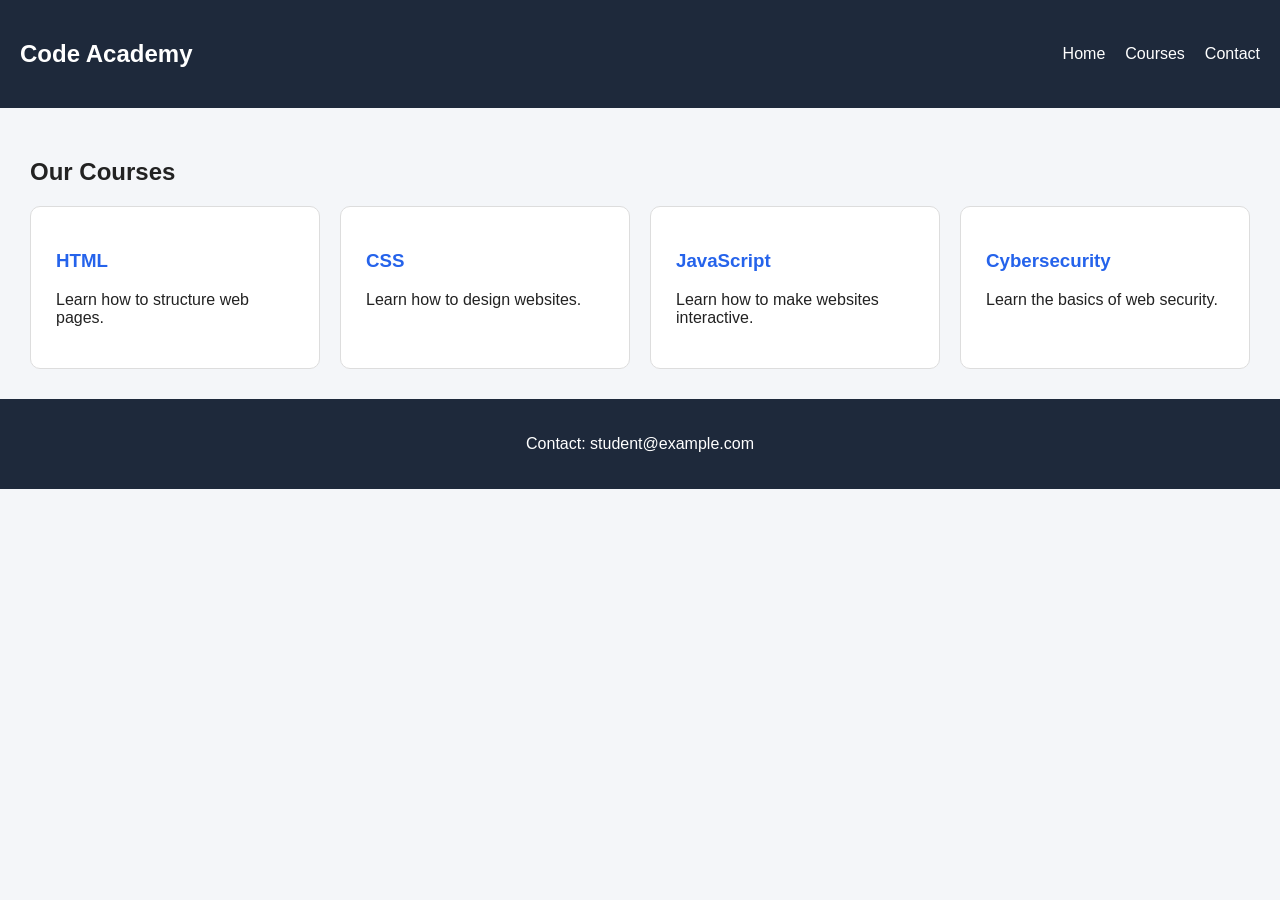
<file: ex00/index.html>
<!DOCTYPE html>
<html lang="en">

<head>
    <meta charset="UTF-8">
    <meta name="viewport"
          content="width=device-width, initial-scale=1.0">

    <title>Flexbox Layout</title>

    <link rel="stylesheet" href="style.css">
</head>

<body>

    <header id="home">
        <nav class="nav-container">

            <h1>Code Academy</h1>

            <div class="nav-links">
                <a href="#home">Home</a>
                <a href="#topics">Courses</a>
                <a href="#contact">Contact</a>
            </div>

        </nav>
    </header>

    <main>

        <h2>Our Courses</h2>

        <section id="topics" class="card-container">

            <article class="card">
                <h3>HTML</h3>
                <p>Learn how to structure web pages.</p>
            </article>

            <article class="card">
                <h3>CSS</h3>
                <p>Learn how to design websites.</p>
            </article>

            <article class="card">
                <h3>JavaScript</h3>
                <p>Learn how to make websites interactive.</p>
            </article>

            <article class="card">
                <h3>Cybersecurity</h3>
                <p>Learn the basics of web security.</p>
            </article>

        </section>

    </main>

    <footer id="contact">
        <p>Contact: student@example.com</p>
    </footer>

</body>
</html>
</file>
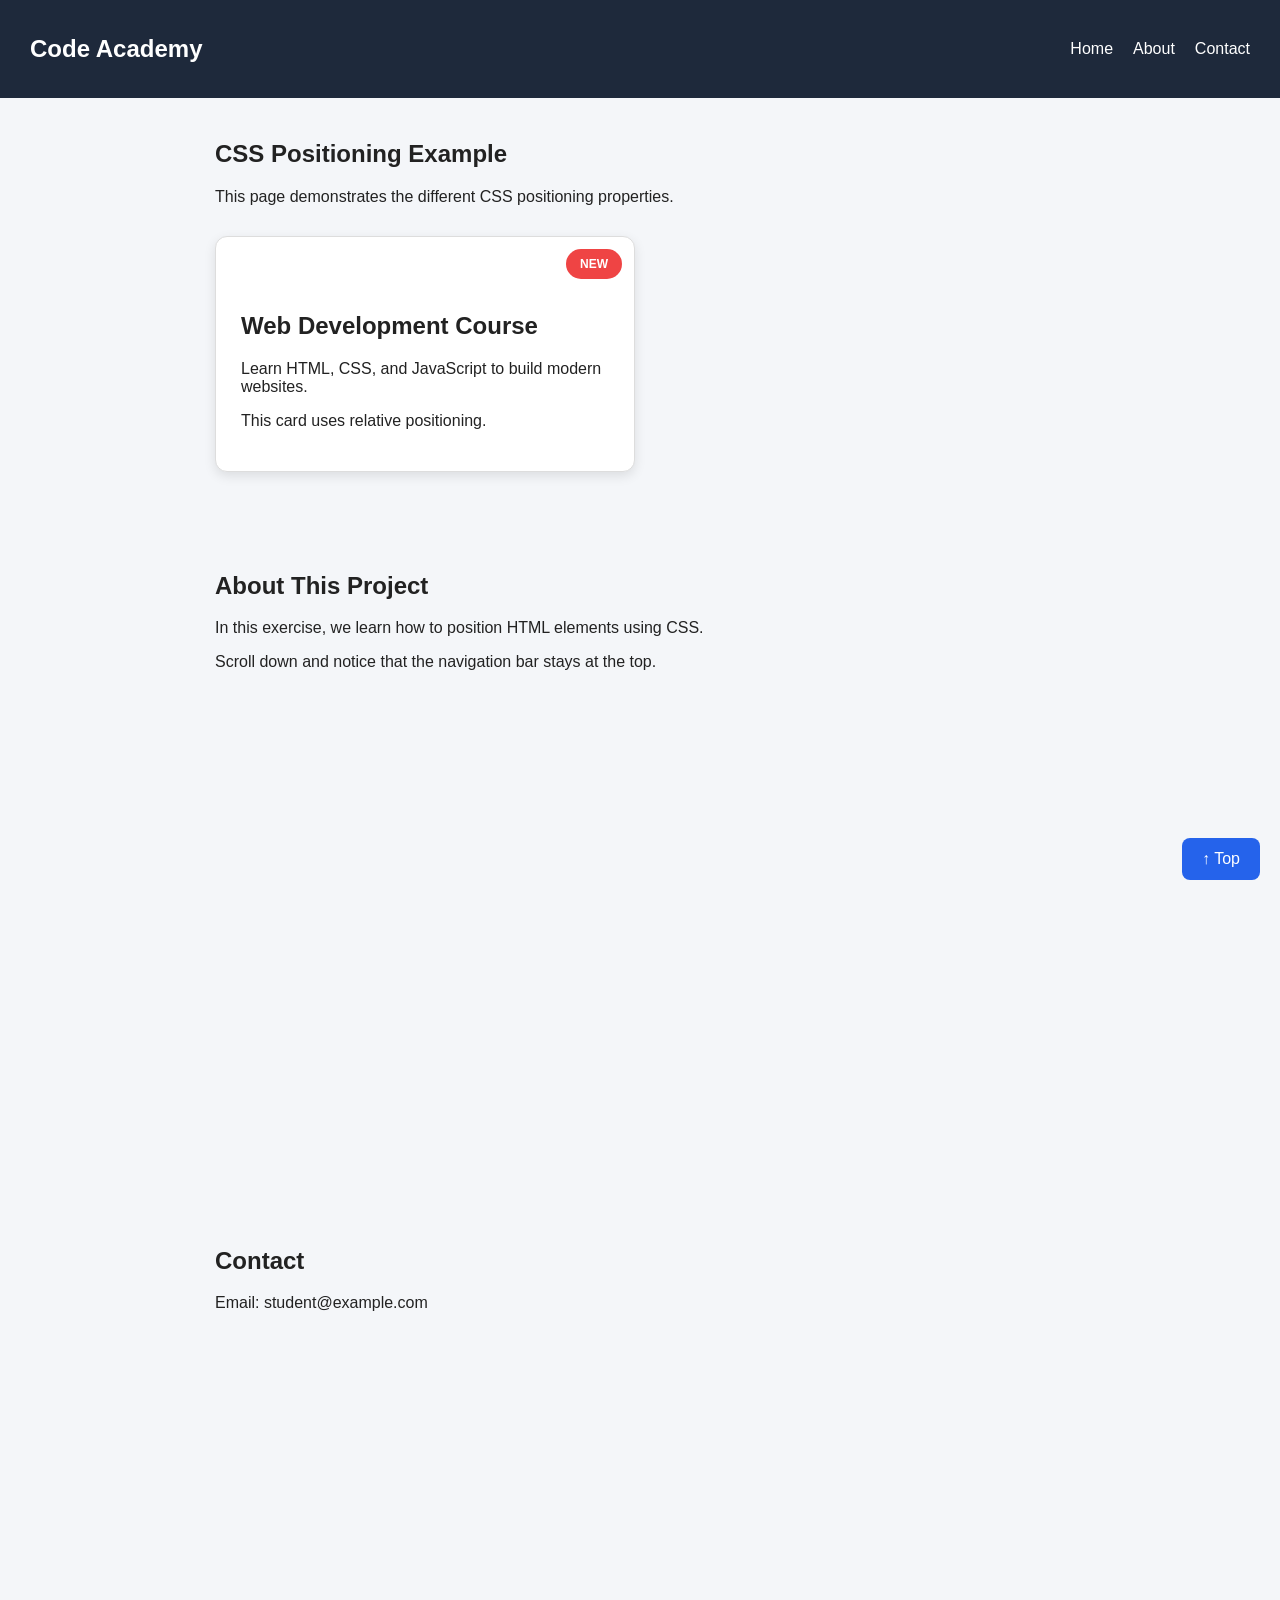
<file: ex01/index.html>
<!DOCTYPE html>
<html lang="en">

<head>
    <meta charset="UTF-8">
    <meta name="viewport"
          content="width=device-width, initial-scale=1.0">

    <title>CSS Positioning</title>

    <link rel="stylesheet" href="style.css">
</head>

<body>

    <header id="top">
        <nav class="navbar">
            <h2>Code Academy</h2>

            <div class="nav-links">
                <a href="#home">Home</a>
                <a href="#about">About</a>
                <a href="#contact">Contact</a>
            </div>
        </nav>
    </header>

    <main>

        <section id="home">
            <h1>CSS Positioning Example</h1>

            <p>
                This page demonstrates the different
                CSS positioning properties.
            </p>

            <article class="card">

                <span class="badge">NEW</span>

                <h2>Web Development Course</h2>

                <p>
                    Learn HTML, CSS, and JavaScript
                    to build modern websites.
                </p>

                <p>
                    This card uses relative positioning.
                </p>

            </article>

        </section>

        <section id="about" class="content-section">

            <h2>About This Project</h2>

            <p>
                In this exercise, we learn how
                to position HTML elements using CSS.
            </p>

            <p>
                Scroll down and notice that the
                navigation bar stays at the top.
            </p>

        </section>

        <section id="contact" class="content-section">

            <h2>Contact</h2>

            <p>Email: student@example.com</p>

        </section>

    </main>

    <a href="#top" class="back-to-top">
        ↑ Top
    </a>

</body>
</html>
</file>
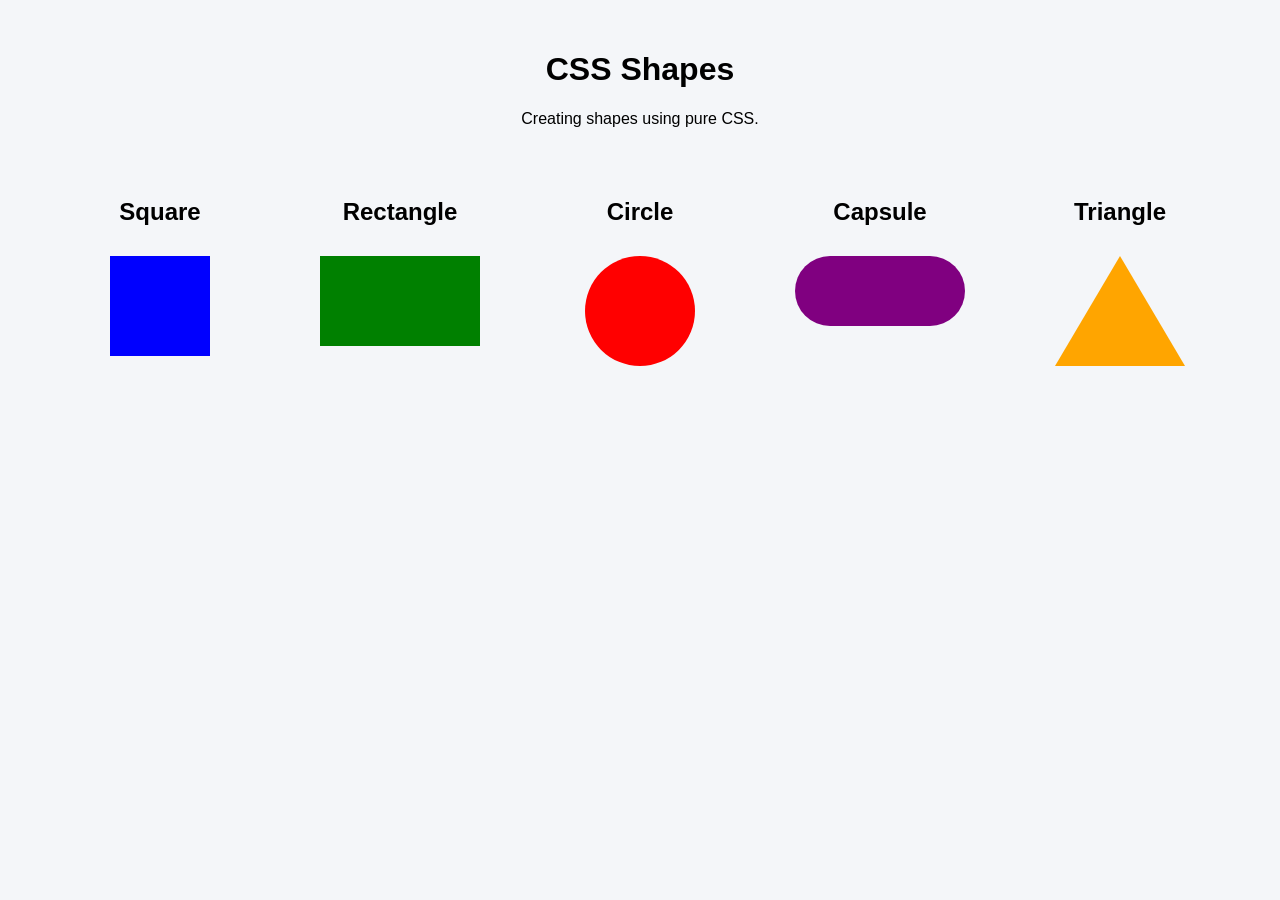
<file: ex02/index.html>
<!DOCTYPE html>
<html lang="en">

<head>
    <meta charset="UTF-8">
    <meta name="viewport"
          content="width=device-width, initial-scale=1.0">

    <title>CSS Shapes</title>

    <link rel="stylesheet" href="style.css">
</head>

<body>

    <h1>CSS Shapes</h1>

    <p>Creating shapes using pure CSS.</p>

    <main class="shapes-container">

        <section class="shape-item">
            <h2>Square</h2>
            <div class="square"></div>
        </section>

        <section class="shape-item">
            <h2>Rectangle</h2>
            <div class="rectangle"></div>
        </section>

        <section class="shape-item">
            <h2>Circle</h2>
            <div class="circle"></div>
        </section>

        <section class="shape-item">
            <h2>Capsule</h2>
            <div class="capsule"></div>
        </section>

        <section class="shape-item">
            <h2>Triangle</h2>
            <div class="triangle"></div>
        </section>

    </main>

</body>
</html>
</file>
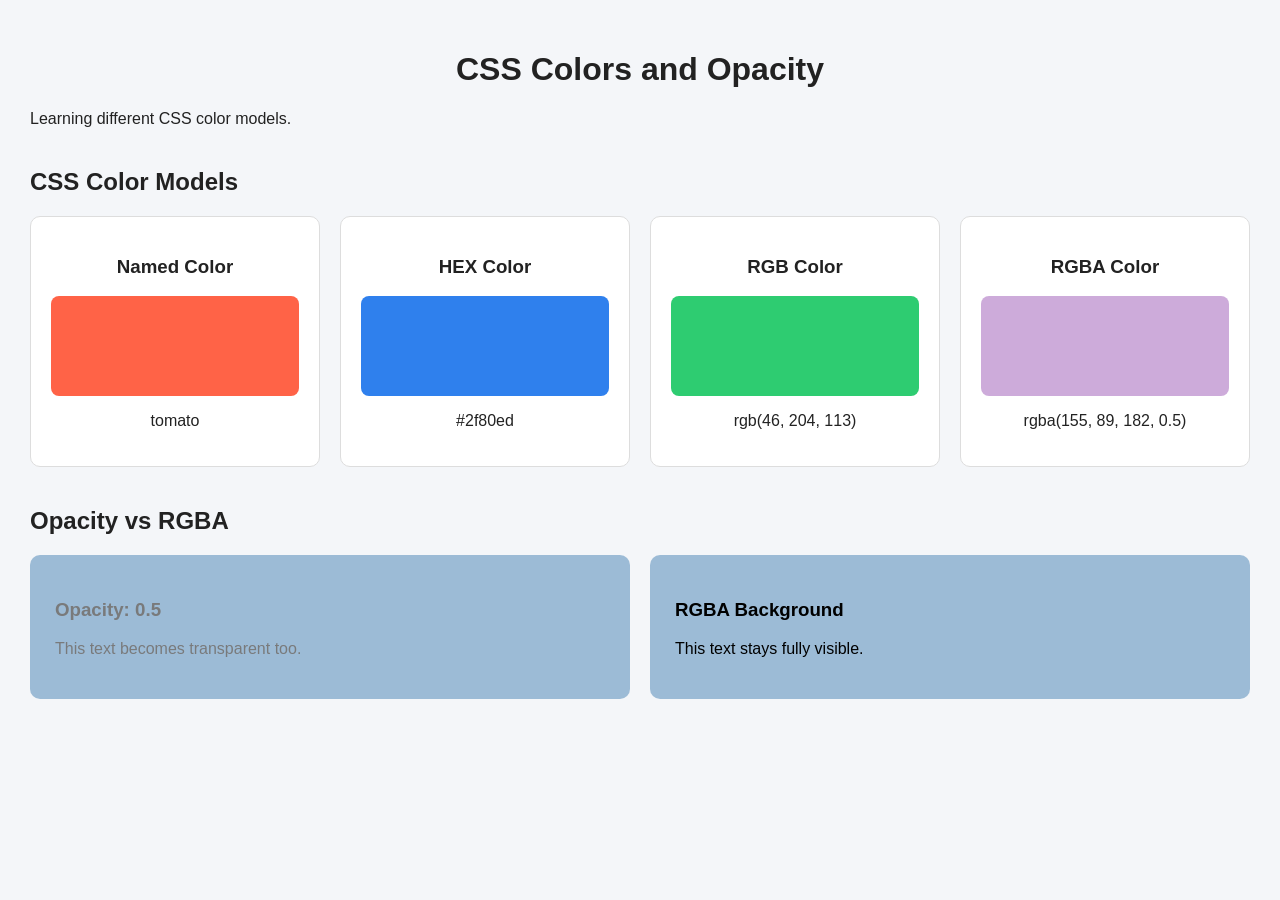
<file: ex03/index.html>
<!DOCTYPE html>
<html lang="en">

<head>
    <meta charset="UTF-8">
    <meta name="viewport"
          content="width=device-width, initial-scale=1.0">

    <title>CSS Colors and Opacity</title>

    <link rel="stylesheet" href="style.css">
</head>

<body>

    <h1>CSS Colors and Opacity</h1>

    <p>Learning different CSS color models.</p>

    <main>

        <section>
            <h2>CSS Color Models</h2>

            <div class="color-container">

                <article class="color-card">
                    <h3>Named Color</h3>
                    <div class="color-box named"></div>
                    <p>tomato</p>
                </article>

                <article class="color-card">
                    <h3>HEX Color</h3>
                    <div class="color-box hex"></div>
                    <p>#2f80ed</p>
                </article>

                <article class="color-card">
                    <h3>RGB Color</h3>
                    <div class="color-box rgb"></div>
                    <p>rgb(46, 204, 113)</p>
                </article>

                <article class="color-card">
                    <h3>RGBA Color</h3>
                    <div class="color-box rgba"></div>
                    <p>rgba(155, 89, 182, 0.5)</p>
                </article>

            </div>
        </section>

        <section>
            <h2>Opacity vs RGBA</h2>

            <div class="comparison-container">

                <div class="demo-box opacity-demo">
                    <h3>Opacity: 0.5</h3>
                    <p>This text becomes transparent too.</p>
                </div>

                <div class="demo-box rgba-demo">
                    <h3>RGBA Background</h3>
                    <p>This text stays fully visible.</p>
                </div>

            </div>
        </section>

    </main>

</body>
</html>
</file>
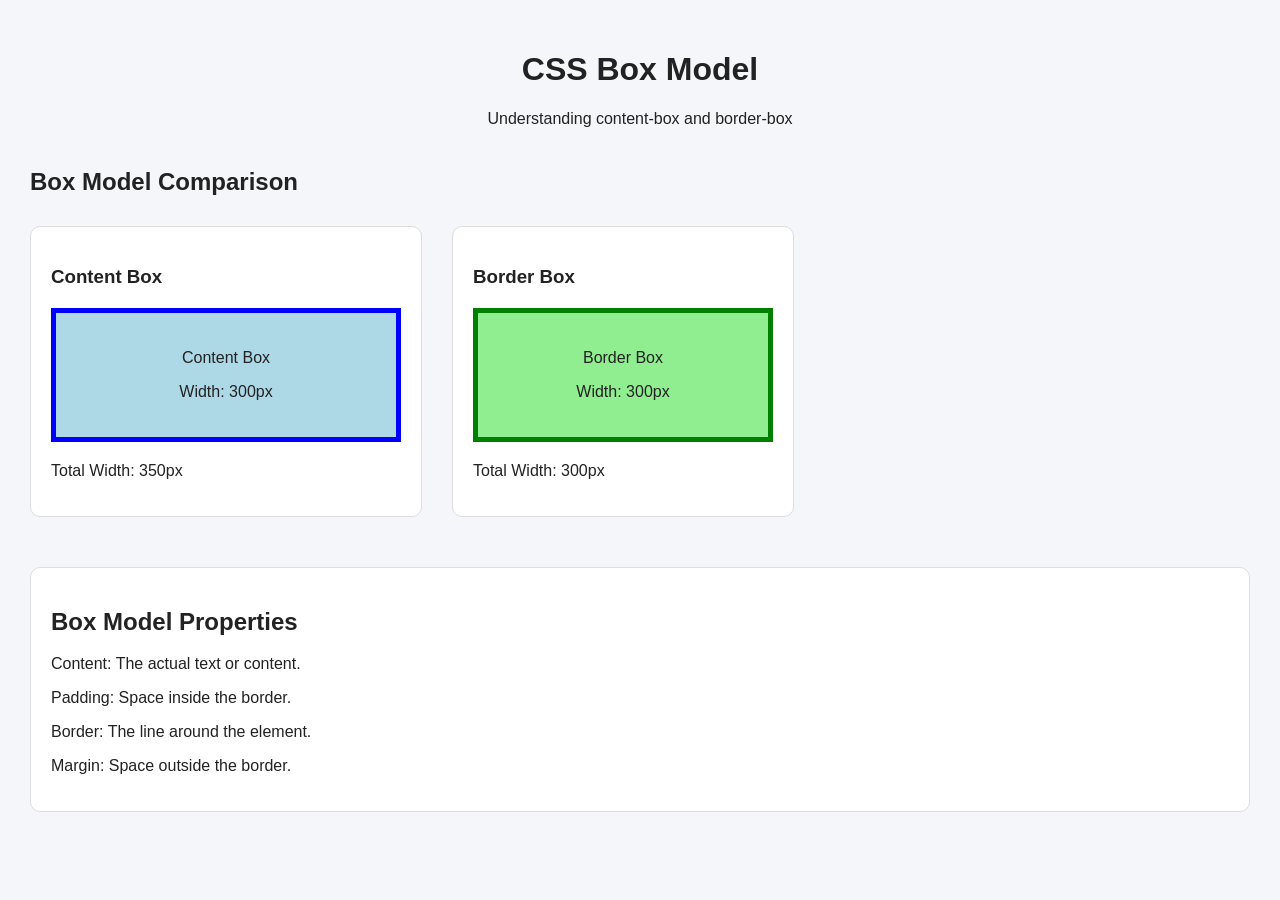
<file: ex04/index.html>
<!DOCTYPE html>
<html lang="en">

<head>
    <meta charset="UTF-8">
    <meta name="viewport"
          content="width=device-width, initial-scale=1.0">

    <title>CSS Box Model</title>

    <link rel="stylesheet" href="style.css">
</head>

<body>

    <header>
        <h1>CSS Box Model</h1>
        <p>Understanding content-box and border-box</p>
    </header>

    <main>

        <h2>Box Model Comparison</h2>

        <section class="comparison">

            <article class="demo-panel">
                <h3>Content Box</h3>

                <div class="box content-box">
                    <p>Content Box</p>
                    <p>Width: 300px</p>
                </div>

                <p>
                    Total Width: 350px
                </p>
            </article>

            <article class="demo-panel">
                <h3>Border Box</h3>

                <div class="box border-box">
                    <p>Border Box</p>
                    <p>Width: 300px</p>
                </div>

                <p>
                    Total Width: 300px
                </p>
            </article>

        </section>

        <section class="explanation">
            <h2>Box Model Properties</h2>

            <p>Content: The actual text or content.</p>

            <p>Padding: Space inside the border.</p>

            <p>Border: The line around the element.</p>

            <p>Margin: Space outside the border.</p>
        </section>

    </main>

</body>
</html>
</file>
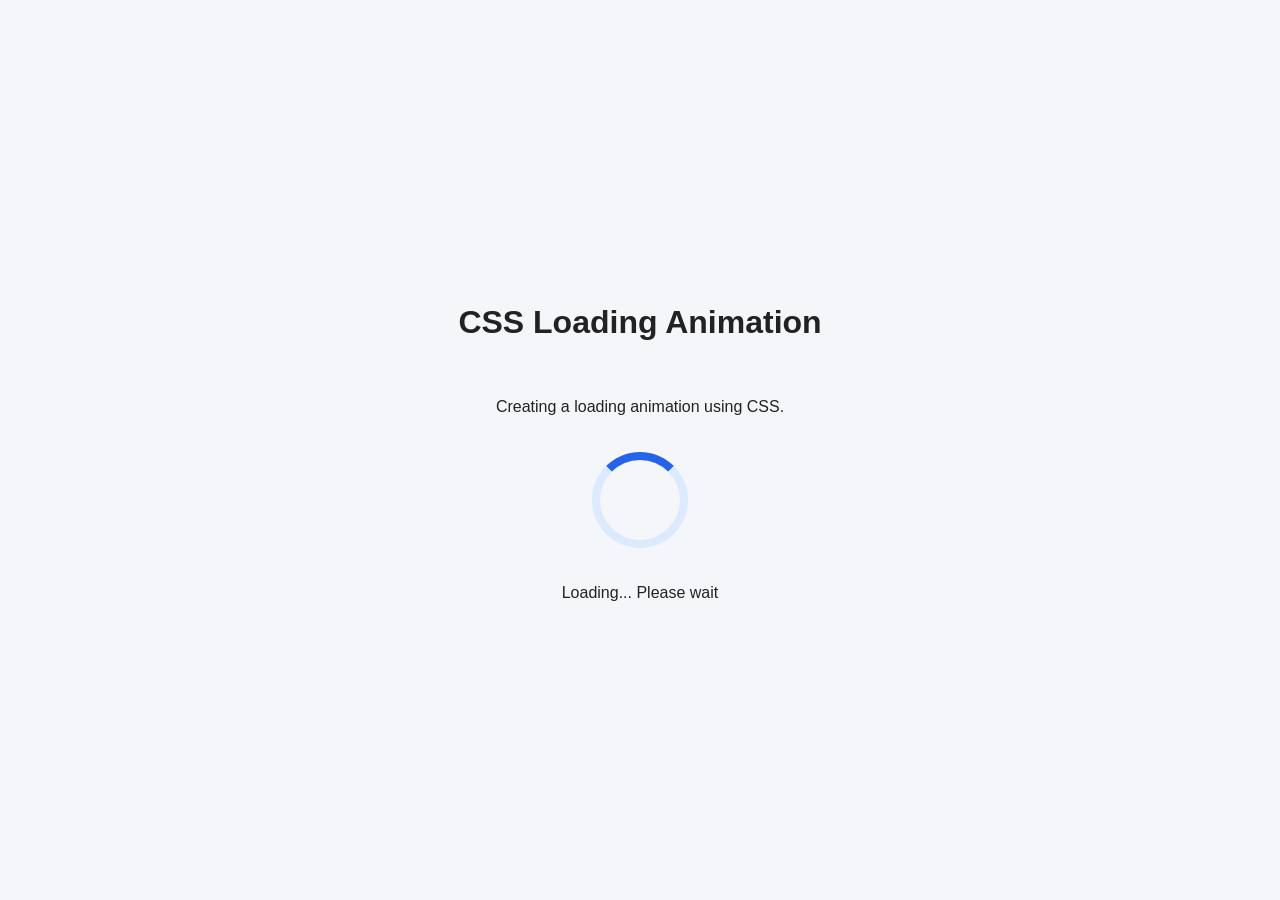
<file: ex05/index.html>
<!DOCTYPE html>
<html lang="en">

<head>
    <meta charset="UTF-8">
    <meta name="viewport"
          content="width=device-width, initial-scale=1.0">

    <title>CSS Loading Animation</title>

    <link rel="stylesheet" href="style.css">
</head>

<body>

    <main class="container">

        <h1>CSS Loading Animation</h1>

        <p>Creating a loading animation using CSS.</p>

        <div class="loader" role="status"
             aria-label="Loading"></div>

        <p>Loading... Please wait</p>

    </main>

</body>
</html>
</file>
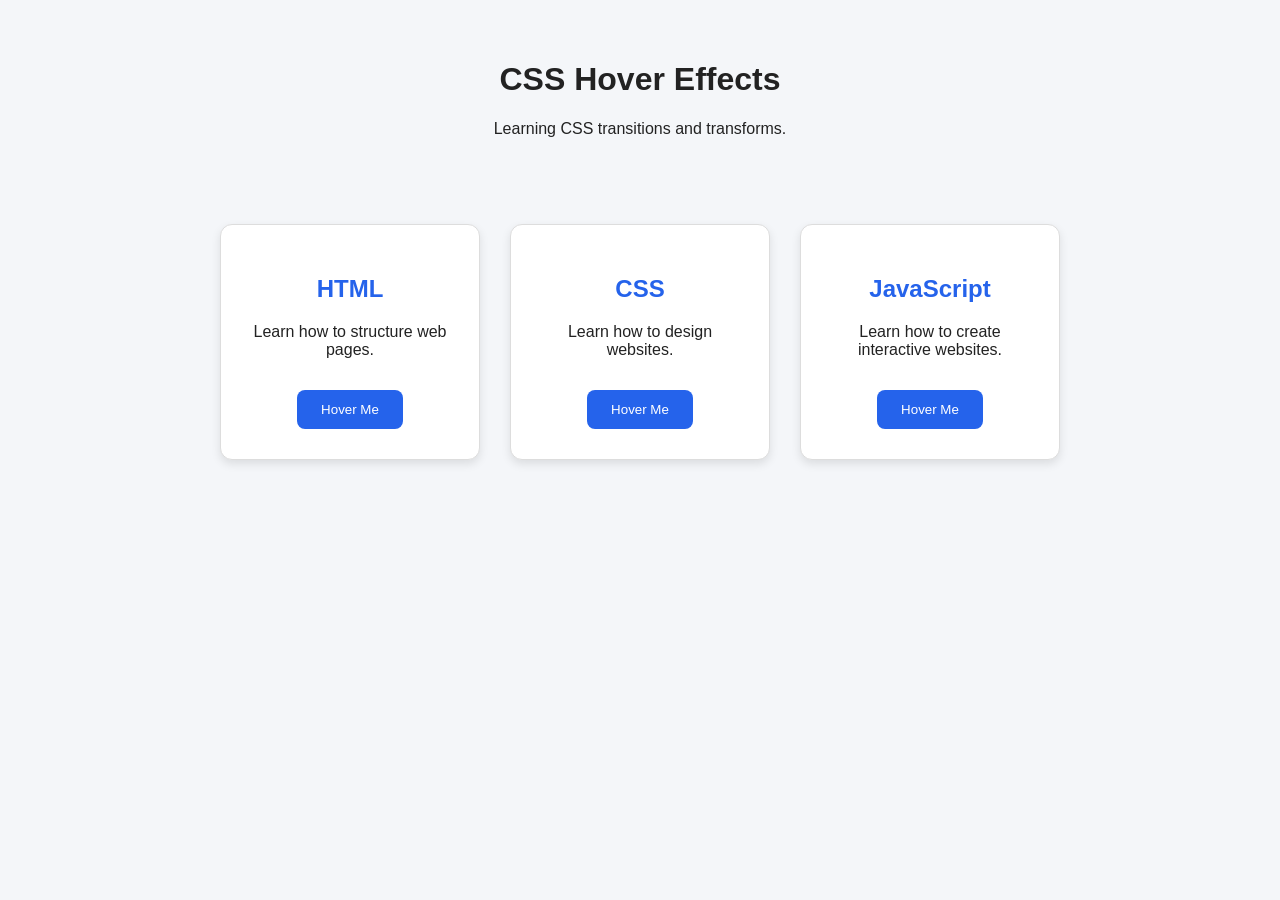
<file: ex06-bonus/index.html>
<!DOCTYPE html>
<html lang="en">

<head>
    <meta charset="UTF-8">
    <meta name="viewport"
          content="width=device-width, initial-scale=1.0">

    <title>CSS Hover and Transitions</title>

    <link rel="stylesheet" href="style.css">
</head>

<body>

    <header>
        <h1>CSS Hover Effects</h1>
        <p>Learning CSS transitions and transforms.</p>
    </header>

    <main>

        <section class="card-container">

            <article class="card">
                <h2>HTML</h2>
                <p>Learn how to structure web pages.</p>
                <button type="button" class="hover-button">
                    Hover Me
                </button>
            </article>

            <article class="card">
                <h2>CSS</h2>
                <p>Learn how to design websites.</p>
                <button type="button" class="hover-button">
                    Hover Me
                </button>
            </article>

            <article class="card">
                <h2>JavaScript</h2>
                <p>Learn how to create interactive websites.</p>
                <button type="button" class="hover-button">
                    Hover Me
                </button>
            </article>

        </section>

    </main>

</body>
</html>
</file>
<file: ex00/style.css>
/* General Page Style */

body {
    margin: 0;
    font-family: Arial, sans-serif;
    background-color: #f4f6f9;
    color: #222;
}

/* Navigation Bar */

.nav-container {
    display: flex;
    justify-content: space-between;
    align-items: center;
    gap: 20px;
    padding: 20px;
    background-color: #1e293b;
    color: white;
}

/* Navigation Links */

.nav-links {
    display: flex;
    gap: 20px;
}

.nav-links a {
    color: white;
    text-decoration: none;
}

/* Main Content */

main {
    padding: 30px;
}

/* Cards Container */

.card-container {
    display: flex;
    flex-direction: row;
    flex-wrap: wrap;
    gap: 20px;
}

/* Individual Cards */

.card {
    flex: 1 1 220px;
    padding: 25px;
    background-color: white;
    border: 1px solid #ddd;
    border-radius: 10px;
}

/* Card Headings */

.card h3 {
    color: #2563eb;
}

/* Footer */

footer {
    padding: 20px;
    text-align: center;
    background-color: #1e293b;
    color: white;
}
</file>
<file: ex01/style.css>
/* General Styling */

* {
    box-sizing: border-box;
}

body {
    margin: 0;
    font-family: Arial, sans-serif;
    background-color: #f4f6f9;
    color: #222;
}

/* Fixed Navigation Bar */

.navbar {
    position: fixed;
    top: 0;
    left: 0;
    right: 0;
    z-index: 1000;

    display: flex;
    justify-content: space-between;
    align-items: center;
    gap: 20px;

    padding: 15px 30px;
    background-color: #1e293b;
    color: white;
}

.nav-links {
    display: flex;
    gap: 20px;
}

.nav-links a {
    color: white;
    text-decoration: none;
}

/* Main Content */

main {
    max-width: 900px;
    margin: 0 auto;
    padding: 120px 25px 50px;
}

/* Relative Card */

.card {
    position: relative;

    max-width: 420px;
    margin-top: 30px;
    padding: 55px 25px 25px;

    background-color: white;
    border: 1px solid #ddd;
    border-radius: 12px;
    box-shadow: 0 4px 12px rgba(0, 0, 0, 0.1);
}

/* Absolute Notification Badge */

.badge {
    position: absolute;
    top: 12px;
    right: 12px;
    z-index: 1;

    padding: 8px 14px;
    background-color: #ef4444;
    color: white;
    border-radius: 20px;
    font-size: 12px;
    font-weight: bold;
}

/* Sections for Scrolling */

.content-section {
    min-height: 75vh;
    padding-top: 80px;
}

/* Fixed Back to Top Button */

.back-to-top {
    position: fixed;
    bottom: 20px;
    right: 20px;
    z-index: 1001;

    padding: 12px 20px;
    background-color: #2563eb;
    color: white;
    text-decoration: none;
    border-radius: 8px;
}
</file>
<file: ex02/style.css>
/* General Page Styling */

body {
    margin: 0;
    padding: 30px;
    font-family: Arial, sans-serif;
    background-color: #f4f6f9;
    text-align: center;
}

/* Shapes Layout */

.shapes-container {
    display: flex;
    justify-content: center;
    align-items: center;
    flex-wrap: wrap;
    gap: 40px;
    margin-top: 50px;
}

.shape-item {
    width: 200px;
    min-height: 220px;
}

/* 1. Square */

.square {
    width: 100px;
    height: 100px;
    background-color: blue;
    margin: 30px auto;
}

/* 2. Rectangle */

.rectangle {
    width: 160px;
    height: 90px;
    background-color: green;
    margin: 30px auto;
}

/* 3. Circle */

.circle {
    width: 110px;
    height: 110px;
    background-color: red;
    border-radius: 50%;
    margin: 30px auto;
}

/* 4. Capsule */

.capsule {
    width: 170px;
    height: 70px;
    background-color: purple;
    border-radius: 999px;
    margin: 30px auto;
}

/* 5. Triangle */

.triangle {
    width: 0;
    height: 0;
    border-left: 65px solid transparent;
    border-right: 65px solid transparent;
    border-bottom: 110px solid orange;
    margin: 30px auto;
}
</file>
<file: ex03/style.css>
/* General Page Style */

body {
    margin: 0;
    padding: 30px;
    font-family: Arial, sans-serif;
    background-color: #f4f6f9;
    color: #222;
}

h1 {
    text-align: center;
}

section {
    margin-top: 40px;
}

/* Color Palette Layout */

.color-container {
    display: flex;
    flex-wrap: wrap;
    gap: 20px;
}

.color-card {
    flex: 1 1 180px;
    padding: 20px;
    background-color: white;
    border: 1px solid #ddd;
    border-radius: 10px;
    text-align: center;
}

.color-box {
    height: 100px;
    border-radius: 8px;
}

/* 1. Named Color */

.named {
    background-color: tomato;
}

/* 2. HEX Color */

.hex {
    background-color: #2f80ed;
}

/* 3. RGB Color */

.rgb {
    background-color: rgb(46, 204, 113);
}

/* 4. RGBA Color */

.rgba {
    background-color: rgba(155, 89, 182, 0.5);
}

/* Opacity Comparison */

.comparison-container {
    display: flex;
    flex-wrap: wrap;
    gap: 20px;
}

.demo-box {
    flex: 1 1 250px;
    padding: 25px;
    border-radius: 10px;
    color: black;
}

/* Opacity affects the whole element */

.opacity-demo {
    background-color: rgb(70, 130, 180);
    opacity: 0.5;
}

/* RGBA affects only the background */

.rgba-demo {
    background-color: rgba(70, 130, 180, 0.5);
}
</file>
<file: ex04/style.css>
/* Universal Reset */

*,
*::before,
*::after {
    box-sizing: border-box;
}

/* General Page Styling */

body {
    margin: 0;
    padding: 30px;
    font-family: Arial, sans-serif;
    background-color: #f4f6f9;
    color: #222;
}

/* Header */

header {
    text-align: center;
    margin-bottom: 40px;
}

/* Comparison Section */

.comparison {
    display: flex;
    flex-wrap: wrap;
    gap: 30px;
    margin-top: 30px;
}

/* Example Panels */

.demo-panel {
    background-color: white;
    padding: 20px;
    border: 1px solid #ddd;
    border-radius: 10px;
    max-width: 100%;
    overflow-x: auto;
}

/* Common Box Properties */

.box {
    width: 300px;
    padding: 20px;
    border: 5px solid black;
    margin: 20px 0;
    text-align: center;
}

/* Content Box */

.content-box {
    box-sizing: content-box;
    background-color: lightblue;
    border-color: blue;
}

/* Border Box */

.border-box {
    box-sizing: border-box;
    background-color: lightgreen;
    border-color: green;
}

/* Explanation Section */

.explanation {
    margin-top: 50px;
    padding: 20px;
    background-color: white;
    border: 1px solid #ddd;
    border-radius: 10px;
}
</file>
<file: ex05/style.css>
/* General Styling */

body {
    margin: 0;
    font-family: Arial, sans-serif;
    background-color: #f4f6f9;
    color: #222;
}

/* Main Container */

.container {
    min-height: 100vh;

    display: flex;
    flex-direction: column;
    justify-content: center;
    align-items: center;
    gap: 20px;

    text-align: center;
}

/* Loading Circle */

.loader {
    width: 80px;
    height: 80px;

    border: 8px solid #dbeafe;
    border-top: 8px solid #2563eb;

    border-radius: 50%;

    animation-name: spin;
    animation-duration: 1s;
    animation-timing-function: linear;
    animation-iteration-count: infinite;
}

/* Animation Keyframes */

@keyframes spin {

    from {
        transform: rotate(0deg);
    }

    to {
        transform: rotate(360deg);
    }

}
</file>
<file: ex06-bonus/style.css>
/* General Page Styling */

* {
    box-sizing: border-box;
}

body {
    margin: 0;
    font-family: Arial, sans-serif;
    background-color: #f4f6f9;
    color: #222;
}

/* Header */

header {
    text-align: center;
    padding: 40px 20px;
}

/* Cards Layout */

.card-container {
    display: flex;
    justify-content: center;
    flex-wrap: wrap;
    gap: 30px;
    padding: 30px;
}

/* Card Styling */

.card {
    width: 260px;
    padding: 30px;
    background-color: white;
    border: 1px solid #ddd;
    border-radius: 12px;
    text-align: center;

    box-shadow: 0 4px 10px rgba(0, 0, 0, 0.1);

    transition: transform 0.3s ease,
                box-shadow 0.3s ease;
}

/* Card Hover Effect */

.card:hover {
    transform: translateY(-8px) scale(1.05);

    box-shadow: 0 12px 24px rgba(0, 0, 0, 0.2);
}

/* Card Heading */

.card h2 {
    color: #2563eb;
}

/* Button Styling */

.hover-button {
    padding: 12px 24px;
    margin-top: 15px;

    background-color: #2563eb;
    color: white;

    border: none;
    border-radius: 8px;
    cursor: pointer;

    transition: transform 0.3s ease,
                background-color 0.3s ease;
}

/* Button Hover Effect */

.hover-button:hover {
    background-color: #1d4ed8;
    transform: translateY(-8px) scale(1.05);
}

/* Keyboard Focus */

.hover-button:focus-visible {
    outline: 3px solid #f59e0b;
    outline-offset: 3px;
}
</file>
